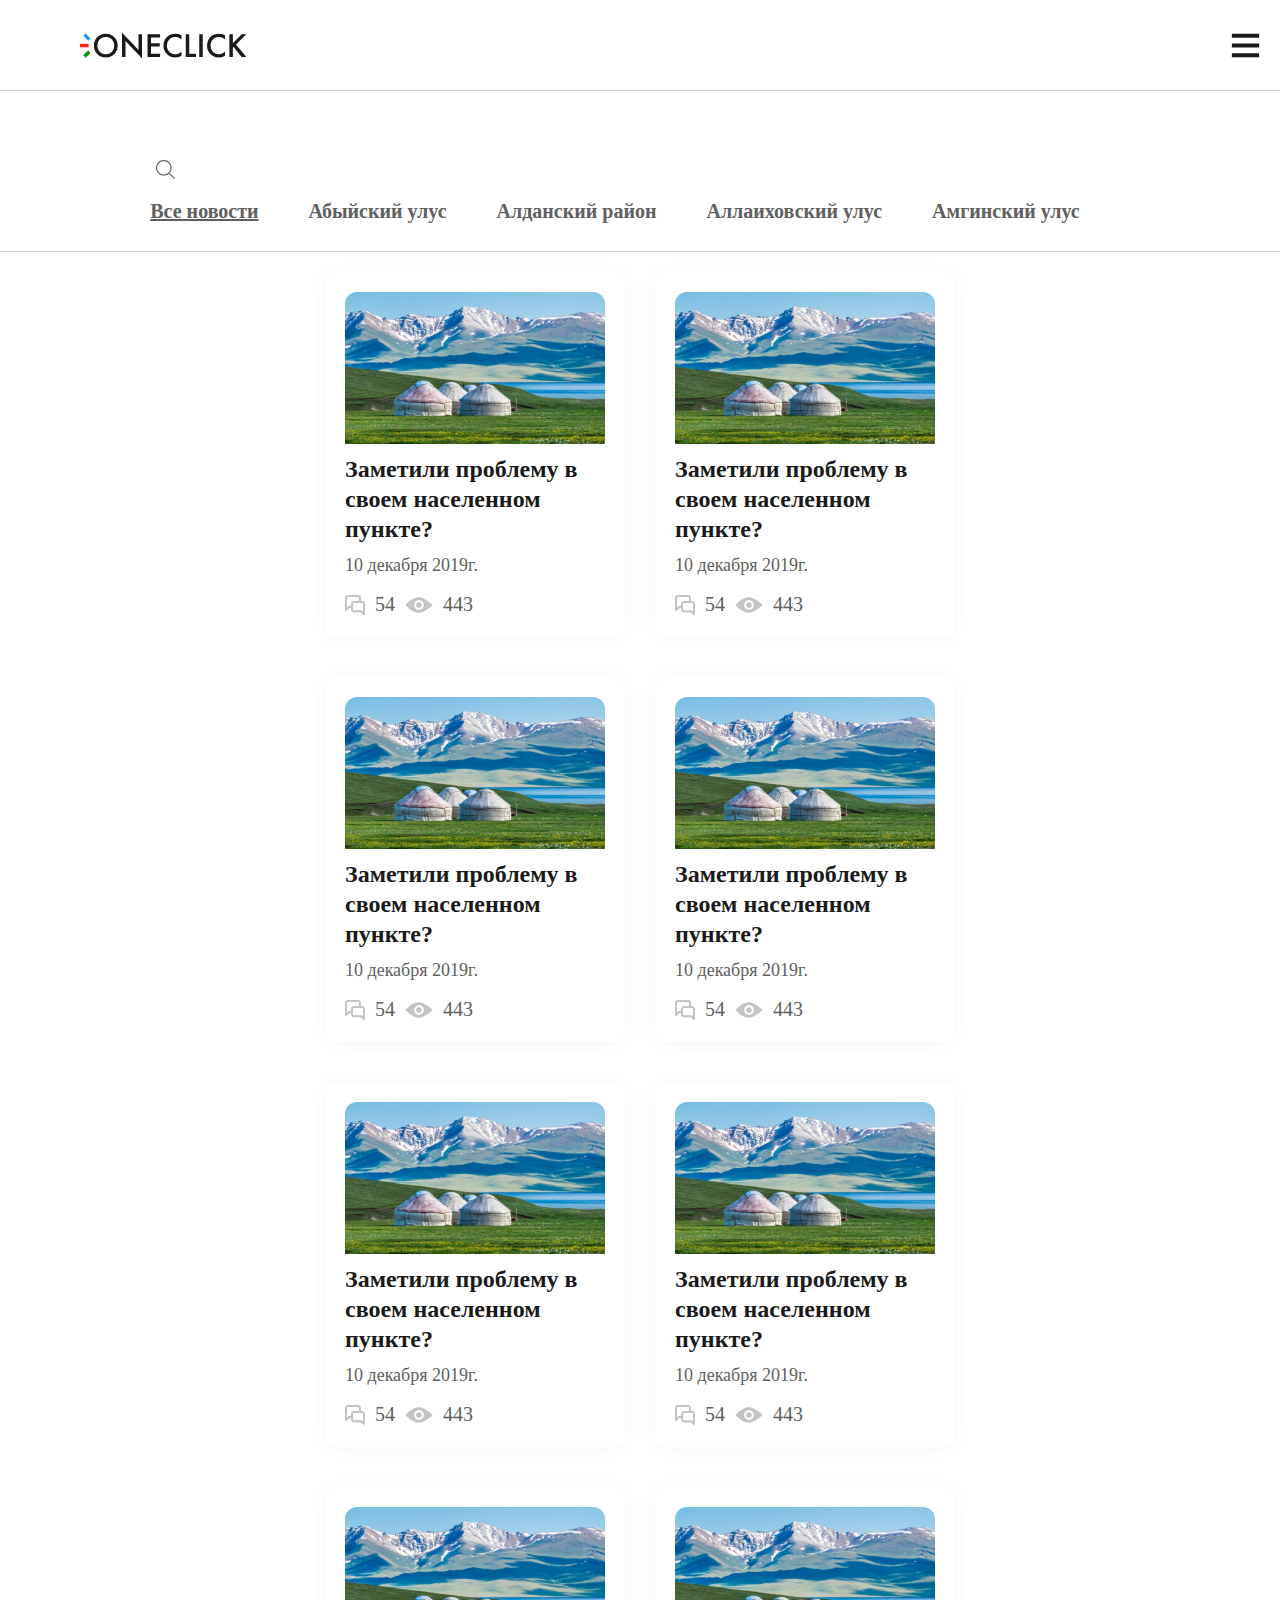
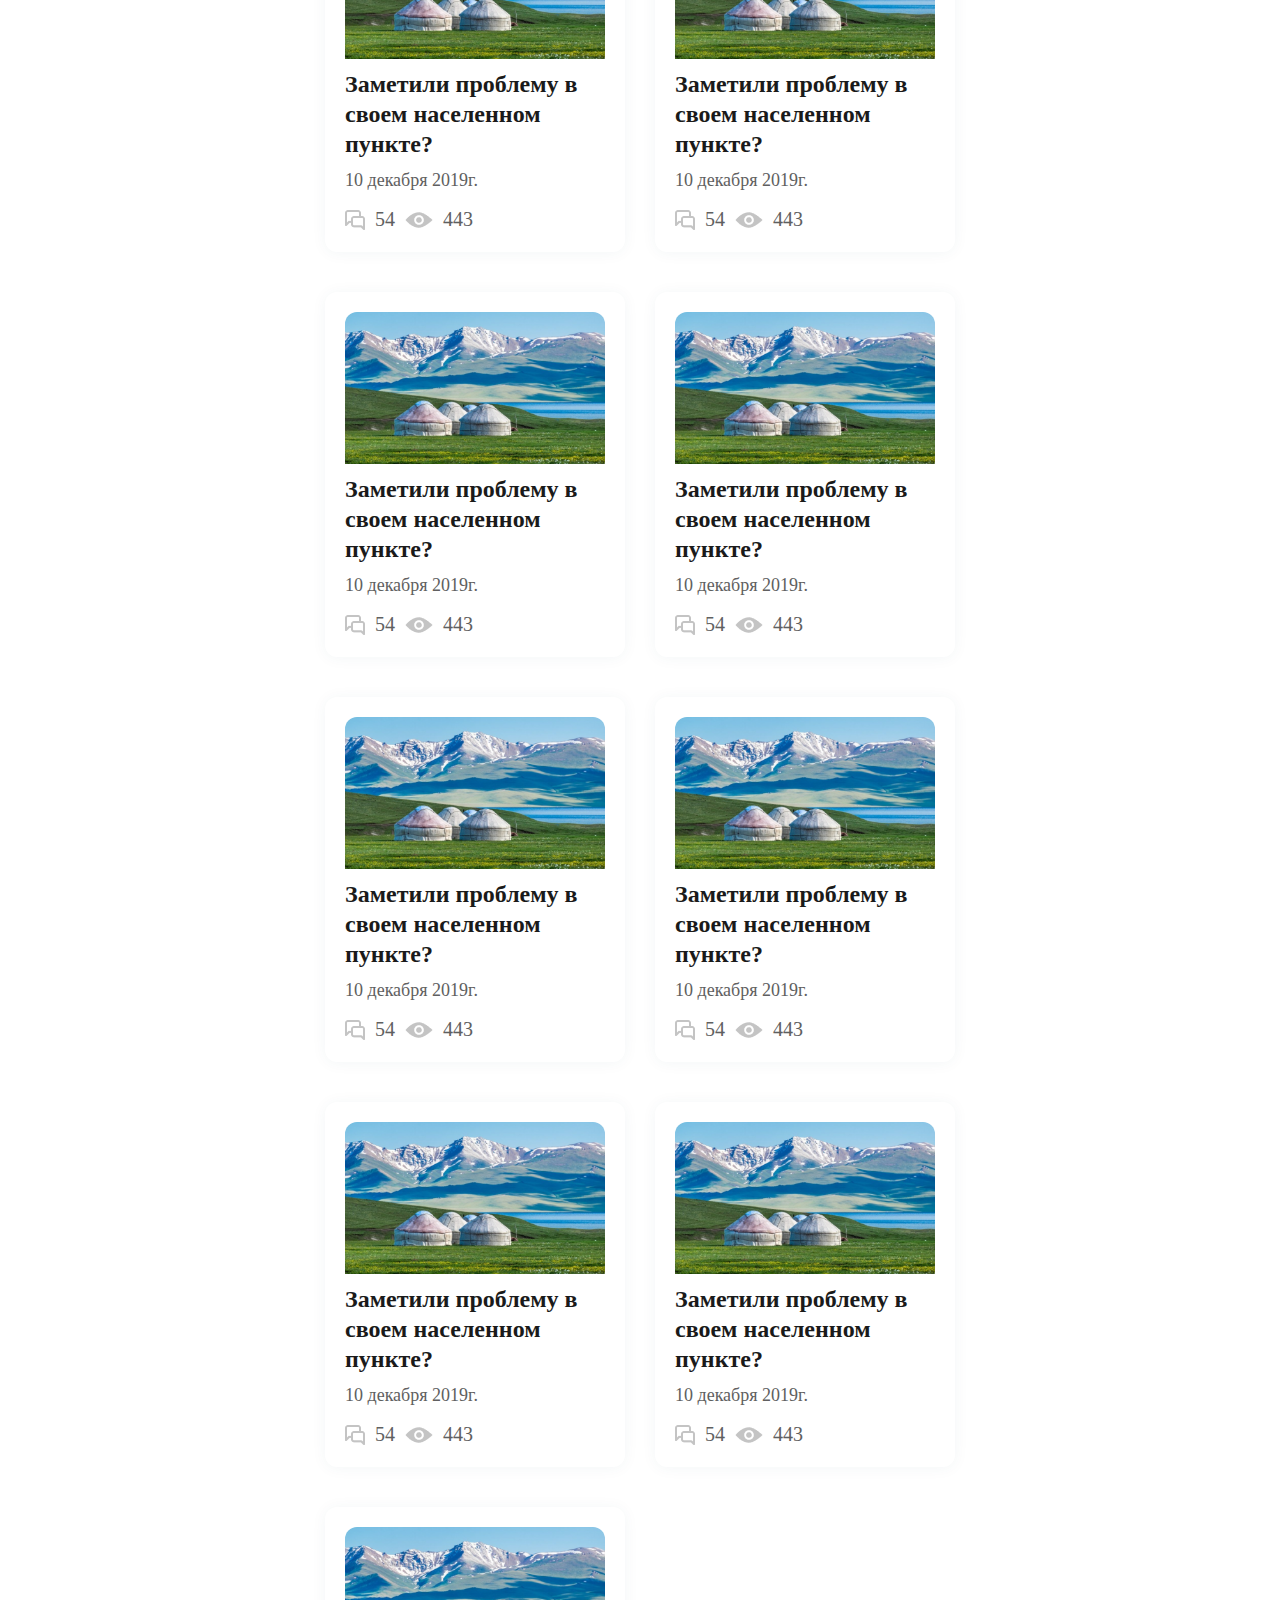
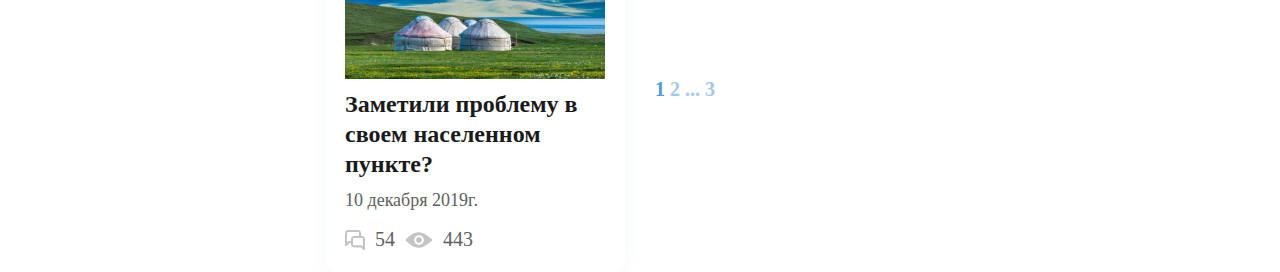
<file: page1/index.html>
<!DOCTYPE html>
<html lang="en">
<head>
    <link rel="stylesheet" type="text/css" href="index.css">
    <link rel="stylesheet" type="text/css" href="../components/components.css">
    <link href="https://fonts.googleapis.com/css?family=Source+Sans+Pro&display=swap" rel="stylesheet">
    <meta charset="UTF-8">
    <title>Title</title>
</head>
<body>

<div class="navContainer">
    <img src="../img/logo.png" class="navLogo">
    <div class="navButton">Главная</div>
    <div class="navButton">О платформе</div>
    <div class="navButton">Мониторинг проблем</div>
    <div class="navButton">Новости</div>
    <div class="navButton">Голосования</div>
    <div class="navBlueButton">Личный кабинет</div>
    <img src="../img/burger.png" class="burger">
</div>

<div class="searchContainer">
    <div class="padding">
        <div class="searchInput">
            <img src="../img/searchImage.png" class="searchImage"/>
        </div>
        <div class="searchCategory">
            <div class="searchItem selectedItem">Все новости</div>
            <div class="searchItem">Абыйский улус</div>
            <div class="searchItem">Алданский район</div>
            <div class="searchItem">Аллаиховский улус</div>
            <div class="searchItem">Амгинский улус</div>
        </div>
    </div>
</div>

<div class="contentContainer">
    <div class="itemContainer">
        <img src="../img/contentMock.png" class="image">
        <div class="title">Заметили проблему в своем населенном пункте?</div>
        <div class="bottomProperties">
            <div class="date">
                10 декабря 2019г.
            </div>
            <div class="leftContainer">
                <img src="../img/messageIcon.png" class="icon"/>
                <div class="numbers">54</div>
                <img src="../img/eyeIcon.png" class="icon"/>
                <div class="numbers">443</div>
            </div>
        </div>
    </div>
    <div class="itemContainer">
        <img src="../img/contentMock.png" class="image">
        <div class="title">Заметили проблему в своем населенном пункте?</div>
        <div class="bottomProperties">
            <div class="date">
                10 декабря 2019г.
            </div>
            <div class="leftContainer">
                <img src="../img/messageIcon.png" class="icon"/>
                <div class="numbers">54</div>
                <img src="../img/eyeIcon.png" class="icon"/>
                <div class="numbers">443</div>
            </div>
        </div>
    </div>
    <div class="itemContainer">
        <img src="../img/contentMock.png" class="image">
        <div class="title">Заметили проблему в своем населенном пункте?</div>
        <div class="bottomProperties">
            <div class="date">
                10 декабря 2019г.
            </div>
            <div class="leftContainer">
                <img src="../img/messageIcon.png" class="icon"/>
                <div class="numbers">54</div>
                <img src="../img/eyeIcon.png" class="icon"/>
                <div class="numbers">443</div>
            </div>
        </div>
    </div>
    <div class="itemContainer">
        <img src="../img/contentMock.png" class="image">
        <div class="title">Заметили проблему в своем населенном пункте?</div>
        <div class="bottomProperties">
            <div class="date">
                10 декабря 2019г.
            </div>
            <div class="leftContainer">
                <img src="../img/messageIcon.png" class="icon"/>
                <div class="numbers">54</div>
                <img src="../img/eyeIcon.png" class="icon"/>
                <div class="numbers">443</div>
            </div>
        </div>
    </div>
    <div class="itemContainer">
        <img src="../img/contentMock.png" class="image">
        <div class="title">Заметили проблему в своем населенном пункте?</div>
        <div class="bottomProperties">
            <div class="date">
                10 декабря 2019г.
            </div>
            <div class="leftContainer">
                <img src="../img/messageIcon.png" class="icon"/>
                <div class="numbers">54</div>
                <img src="../img/eyeIcon.png" class="icon"/>
                <div class="numbers">443</div>
            </div>
        </div>
    </div>
    <div class="itemContainer">
        <img src="../img/contentMock.png" class="image">
        <div class="title">Заметили проблему в своем населенном пункте?</div>
        <div class="bottomProperties">
            <div class="date">
                10 декабря 2019г.
            </div>
            <div class="leftContainer">
                <img src="../img/messageIcon.png" class="icon"/>
                <div class="numbers">54</div>
                <img src="../img/eyeIcon.png" class="icon"/>
                <div class="numbers">443</div>
            </div>
        </div>
    </div>
    <div class="itemContainer">
        <img src="../img/contentMock.png" class="image">
        <div class="title">Заметили проблему в своем населенном пункте?</div>
        <div class="bottomProperties">
            <div class="date">
                10 декабря 2019г.
            </div>
            <div class="leftContainer">
                <img src="../img/messageIcon.png" class="icon"/>
                <div class="numbers">54</div>
                <img src="../img/eyeIcon.png" class="icon"/>
                <div class="numbers">443</div>
            </div>
        </div>
    </div>
    <div class="itemContainer">
        <img src="../img/contentMock.png" class="image">
        <div class="title">Заметили проблему в своем населенном пункте?</div>
        <div class="bottomProperties">
            <div class="date">
                10 декабря 2019г.
            </div>
            <div class="leftContainer">
                <img src="../img/messageIcon.png" class="icon"/>
                <div class="numbers">54</div>
                <img src="../img/eyeIcon.png" class="icon"/>
                <div class="numbers">443</div>
            </div>
        </div>
    </div>
    <div class="itemContainer">
        <img src="../img/contentMock.png" class="image">
        <div class="title">Заметили проблему в своем населенном пункте?</div>
        <div class="bottomProperties">
            <div class="date">
                10 декабря 2019г.
            </div>
            <div class="leftContainer">
                <img src="../img/messageIcon.png" class="icon"/>
                <div class="numbers">54</div>
                <img src="../img/eyeIcon.png" class="icon"/>
                <div class="numbers">443</div>
            </div>
        </div>
    </div>
    <div class="itemContainer">
        <img src="../img/contentMock.png" class="image">
        <div class="title">Заметили проблему в своем населенном пункте?</div>
        <div class="bottomProperties">
            <div class="date">
                10 декабря 2019г.
            </div>
            <div class="leftContainer">
                <img src="../img/messageIcon.png" class="icon"/>
                <div class="numbers">54</div>
                <img src="../img/eyeIcon.png" class="icon"/>
                <div class="numbers">443</div>
            </div>
        </div>
    </div>
    <div class="itemContainer">
        <img src="../img/contentMock.png" class="image">
        <div class="title">Заметили проблему в своем населенном пункте?</div>
        <div class="bottomProperties">
            <div class="date">
                10 декабря 2019г.
            </div>
            <div class="leftContainer">
                <img src="../img/messageIcon.png" class="icon"/>
                <div class="numbers">54</div>
                <img src="../img/eyeIcon.png" class="icon"/>
                <div class="numbers">443</div>
            </div>
        </div>
    </div>
    <div class="itemContainer">
        <img src="../img/contentMock.png" class="image">
        <div class="title">Заметили проблему в своем населенном пункте?</div>
        <div class="bottomProperties">
            <div class="date">
                10 декабря 2019г.
            </div>
            <div class="leftContainer">
                <img src="../img/messageIcon.png" class="icon"/>
                <div class="numbers">54</div>
                <img src="../img/eyeIcon.png" class="icon"/>
                <div class="numbers">443</div>
            </div>
        </div>
    </div>
    <div class="itemContainer">
        <img src="../img/contentMock.png" class="image">
        <div class="title">Заметили проблему в своем населенном пункте?</div>
        <div class="bottomProperties">
            <div class="date">
                10 декабря 2019г.
            </div>
            <div class="leftContainer">
                <img src="../img/messageIcon.png" class="icon"/>
                <div class="numbers">54</div>
                <img src="../img/eyeIcon.png" class="icon"/>
                <div class="numbers">443</div>
            </div>
        </div>
    </div>
    <div class="itemContainer">
        <img src="../img/contentMock.png" class="image">
        <div class="title">Заметили проблему в своем населенном пункте?</div>
        <div class="bottomProperties">
            <div class="date">
                10 декабря 2019г.
            </div>
            <div class="leftContainer">
                <img src="../img/messageIcon.png" class="icon"/>
                <div class="numbers">54</div>
                <img src="../img/eyeIcon.png" class="icon"/>
                <div class="numbers">443</div>
            </div>
        </div>
    </div>
    <div class="itemContainer">
        <img src="../img/contentMock.png" class="image">
        <div class="title">Заметили проблему в своем населенном пункте?</div>
        <div class="bottomProperties">
            <div class="date">
                10 декабря 2019г.
            </div>
            <div class="leftContainer">
                <img src="../img/messageIcon.png" class="icon"/>
                <div class="numbers">54</div>
                <img src="../img/eyeIcon.png" class="icon"/>
                <div class="numbers">443</div>
            </div>
        </div>
    </div>
    <div class="numbersContainer">
        <div class="numbers selected">1</div>
        <div class="numbers">2</div>
        <div class="numbers">...</div>
        <div class="numbers">3</div>
    </div>
</div>


</body>
</html>
</file>
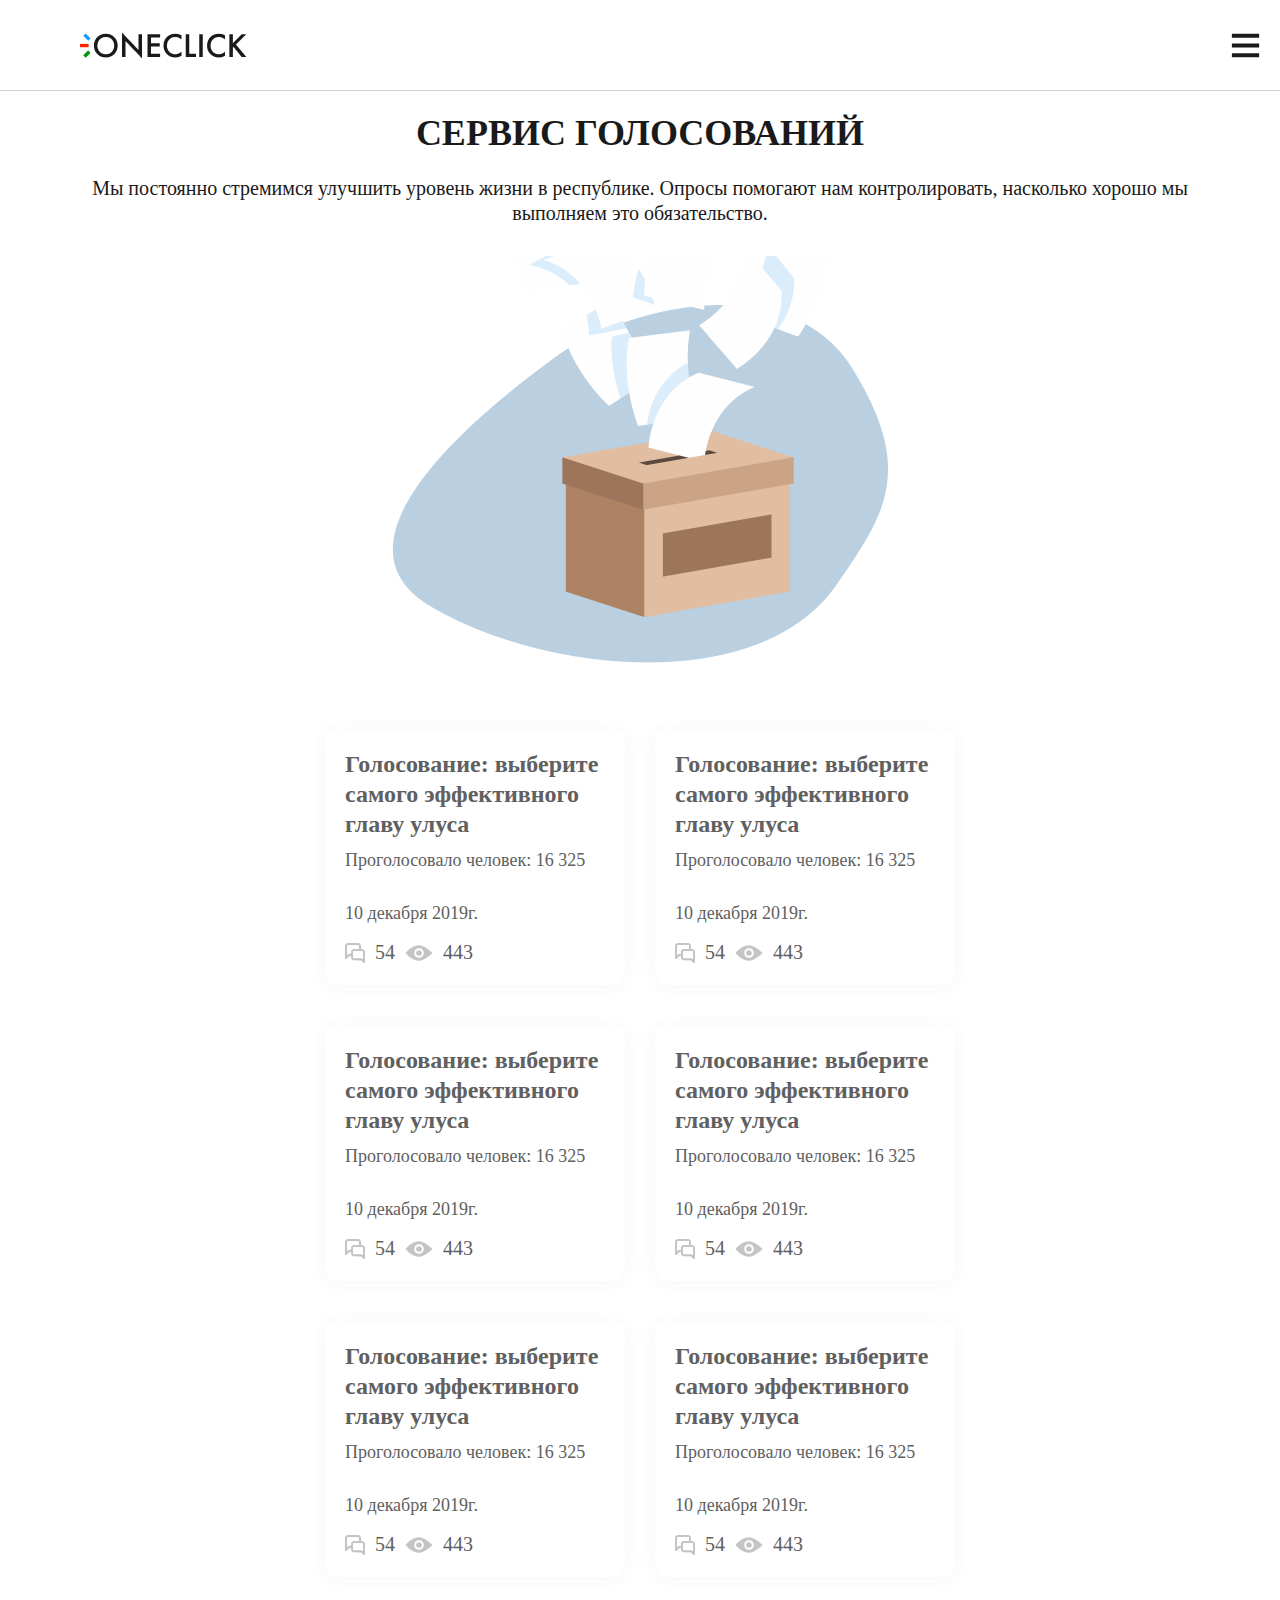
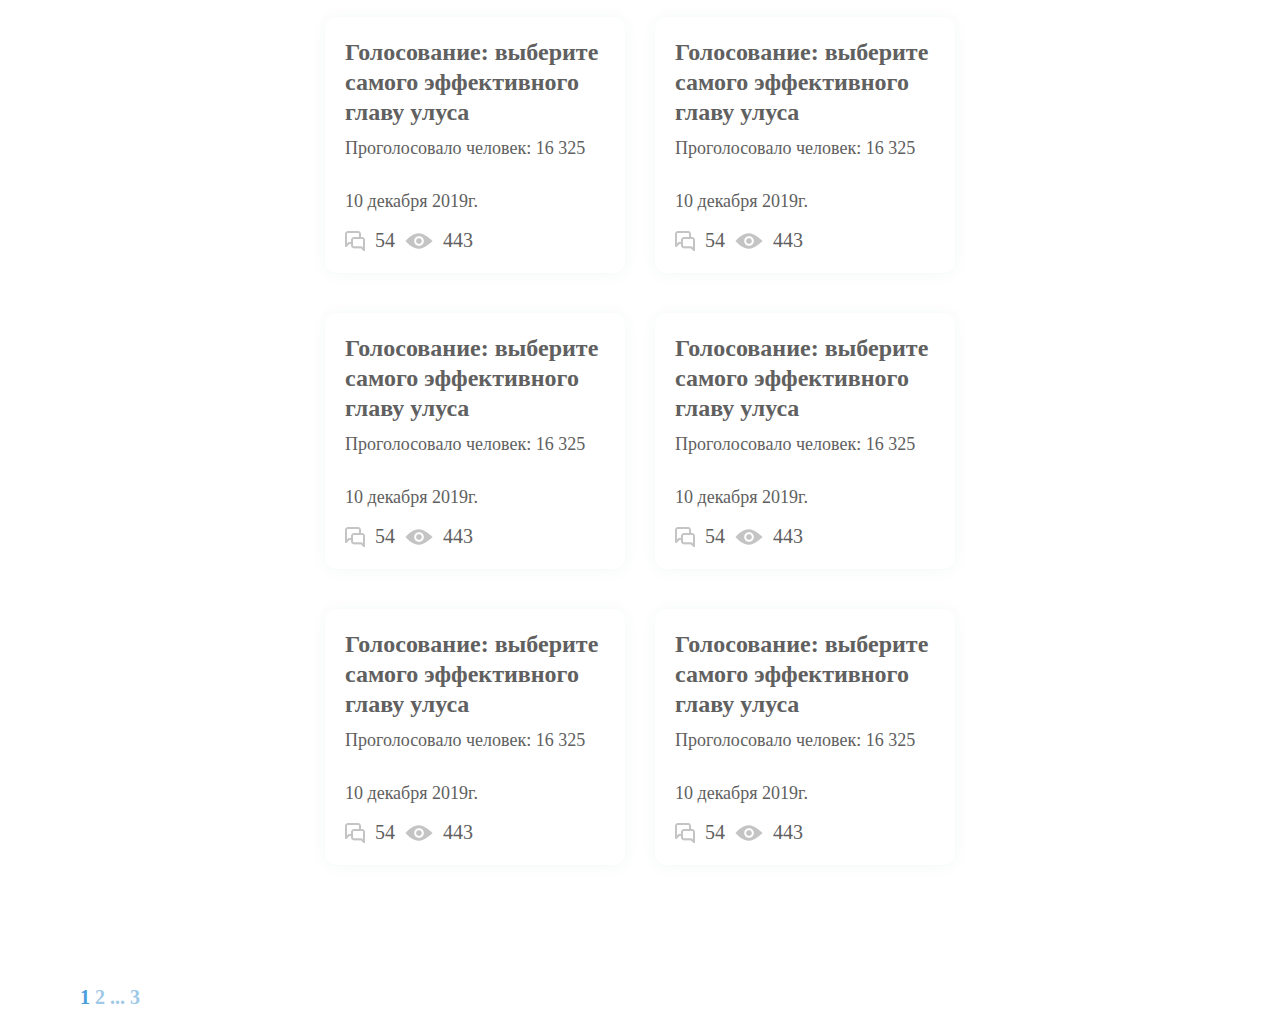
<file: page2/index.html>
<!DOCTYPE html>
<html lang="en">
<head>
    <link rel="stylesheet" type="text/css" href="index.css">
    <link rel="stylesheet" type="text/css" href="../components/components.css">
    <link href="https://fonts.googleapis.com/css?family=Source+Sans+Pro&display=swap" rel="stylesheet">
    <meta charset="UTF-8">
    <title>Title</title>
</head>
<body>
<div class="navContainer">
    <img src="../img/logo.png" class="navLogo">
    <div class="navButton">Главная</div>
    <div class="navButton">О платформе</div>
    <div class="navButton">Мониторинг проблем</div>
    <div class="navButton">Новости</div>
    <div class="navButton">Голосования</div>
    <div class="navBlueButton">Личный кабинет</div>
    <img src="../img/burger.png" class="burger">
</div>
<div class="paddingContainer">

    <div class="titleContainer">
        <div class="left">
            <div class="title">СЕРВИС ГОЛОСОВАНИЙ</div>
            <div class="description">Мы постоянно стремимся улучшить уровень жизни в республике. Опросы помогают нам
                контролировать, насколько хорошо мы выполняем это обязательство.
            </div>
        </div>
        <div class="right">
            <img src="../img/illustration.png">
        </div>
    </div>
    <div class="contentContainer">
        <div class="itemContainer">
            <div class="title">Голосование: выберите самого эффективного главу улуса</div>
            <div class="voted">Проголосовало человек: 16 325</div>
            <div></div>
            <div class="bottomProperties">
                <div class="date">
                    10 декабря 2019г.
                </div>
                <div class="leftContainer">
                    <img src="../img/messageIcon.png" class="icon"/>
                    <div class="numbers">54</div>
                    <img src="../img/eyeIcon.png" class="icon"/>
                    <div class="numbers">443</div>
                </div>
            </div>
        </div>
        <div class="itemContainer">
            <div class="title">Голосование: выберите самого эффективного главу улуса</div>
            <div class="voted">Проголосовало человек: 16 325</div>
            <div></div>
            <div class="bottomProperties">
                <div class="date">
                    10 декабря 2019г.
                </div>
                <div class="leftContainer">
                    <img src="../img/messageIcon.png" class="icon"/>
                    <div class="numbers">54</div>
                    <img src="../img/eyeIcon.png" class="icon"/>
                    <div class="numbers">443</div>
                </div>
            </div>
        </div>
        <div class="itemContainer">
            <div class="title">Голосование: выберите самого эффективного главу улуса</div>
            <div class="voted">Проголосовало человек: 16 325</div>
            <div></div>
            <div class="bottomProperties">
                <div class="date">
                    10 декабря 2019г.
                </div>
                <div class="leftContainer">
                    <img src="../img/messageIcon.png" class="icon"/>
                    <div class="numbers">54</div>
                    <img src="../img/eyeIcon.png" class="icon"/>
                    <div class="numbers">443</div>
                </div>
            </div>
        </div>
        <div class="itemContainer">
            <div class="title">Голосование: выберите самого эффективного главу улуса</div>
            <div class="voted">Проголосовало человек: 16 325</div>
            <div></div>
            <div class="bottomProperties">
                <div class="date">
                    10 декабря 2019г.
                </div>
                <div class="leftContainer">
                    <img src="../img/messageIcon.png" class="icon"/>
                    <div class="numbers">54</div>
                    <img src="../img/eyeIcon.png" class="icon"/>
                    <div class="numbers">443</div>
                </div>
            </div>
        </div>
        <div class="itemContainer">
            <div class="title">Голосование: выберите самого эффективного главу улуса</div>
            <div class="voted">Проголосовало человек: 16 325</div>
            <div></div>
            <div class="bottomProperties">
                <div class="date">
                    10 декабря 2019г.
                </div>
                <div class="leftContainer">
                    <img src="../img/messageIcon.png" class="icon"/>
                    <div class="numbers">54</div>
                    <img src="../img/eyeIcon.png" class="icon"/>
                    <div class="numbers">443</div>
                </div>
            </div>
        </div>
        <div class="itemContainer">
            <div class="title">Голосование: выберите самого эффективного главу улуса</div>
            <div class="voted">Проголосовало человек: 16 325</div>
            <div></div>
            <div class="bottomProperties">
                <div class="date">
                    10 декабря 2019г.
                </div>
                <div class="leftContainer">
                    <img src="../img/messageIcon.png" class="icon"/>
                    <div class="numbers">54</div>
                    <img src="../img/eyeIcon.png" class="icon"/>
                    <div class="numbers">443</div>
                </div>
            </div>
        </div>
        <div class="itemContainer">
            <div class="title">Голосование: выберите самого эффективного главу улуса</div>
            <div class="voted">Проголосовало человек: 16 325</div>
            <div></div>
            <div class="bottomProperties">
                <div class="date">
                    10 декабря 2019г.
                </div>
                <div class="leftContainer">
                    <img src="../img/messageIcon.png" class="icon"/>
                    <div class="numbers">54</div>
                    <img src="../img/eyeIcon.png" class="icon"/>
                    <div class="numbers">443</div>
                </div>
            </div>
        </div>
        <div class="itemContainer">
            <div class="title">Голосование: выберите самого эффективного главу улуса</div>
            <div class="voted">Проголосовало человек: 16 325</div>
            <div></div>
            <div class="bottomProperties">
                <div class="date">
                    10 декабря 2019г.
                </div>
                <div class="leftContainer">
                    <img src="../img/messageIcon.png" class="icon"/>
                    <div class="numbers">54</div>
                    <img src="../img/eyeIcon.png" class="icon"/>
                    <div class="numbers">443</div>
                </div>
            </div>
        </div>
        <div class="itemContainer">
            <div class="title">Голосование: выберите самого эффективного главу улуса</div>
            <div class="voted">Проголосовало человек: 16 325</div>
            <div></div>
            <div class="bottomProperties">
                <div class="date">
                    10 декабря 2019г.
                </div>
                <div class="leftContainer">
                    <img src="../img/messageIcon.png" class="icon"/>
                    <div class="numbers">54</div>
                    <img src="../img/eyeIcon.png" class="icon"/>
                    <div class="numbers">443</div>
                </div>
            </div>
        </div>
        <div class="itemContainer">
            <div class="title">Голосование: выберите самого эффективного главу улуса</div>
            <div class="voted">Проголосовало человек: 16 325</div>
            <div></div>
            <div class="bottomProperties">
                <div class="date">
                    10 декабря 2019г.
                </div>
                <div class="leftContainer">
                    <img src="../img/messageIcon.png" class="icon"/>
                    <div class="numbers">54</div>
                    <img src="../img/eyeIcon.png" class="icon"/>
                    <div class="numbers">443</div>
                </div>
            </div>
        </div>
        <div class="itemContainer">
            <div class="title">Голосование: выберите самого эффективного главу улуса</div>
            <div class="voted">Проголосовало человек: 16 325</div>
            <div></div>
            <div class="bottomProperties">
                <div class="date">
                    10 декабря 2019г.
                </div>
                <div class="leftContainer">
                    <img src="../img/messageIcon.png" class="icon"/>
                    <div class="numbers">54</div>
                    <img src="../img/eyeIcon.png" class="icon"/>
                    <div class="numbers">443</div>
                </div>
            </div>
        </div>
        <div class="itemContainer">
            <div class="title">Голосование: выберите самого эффективного главу улуса</div>
            <div class="voted">Проголосовало человек: 16 325</div>
            <div></div>
            <div class="bottomProperties">
                <div class="date">
                    10 декабря 2019г.
                </div>
                <div class="leftContainer">
                    <img src="../img/messageIcon.png" class="icon"/>
                    <div class="numbers">54</div>
                    <img src="../img/eyeIcon.png" class="icon"/>
                    <div class="numbers">443</div>
                </div>
            </div>
        </div>
    </div>
    <div class="numbersContainer">
        <div class="numbers selected">1</div>
        <div class="numbers">2</div>
        <div class="numbers">...</div>
        <div class="numbers">3</div>
    </div>
</div>


</body>
</html>
</file>
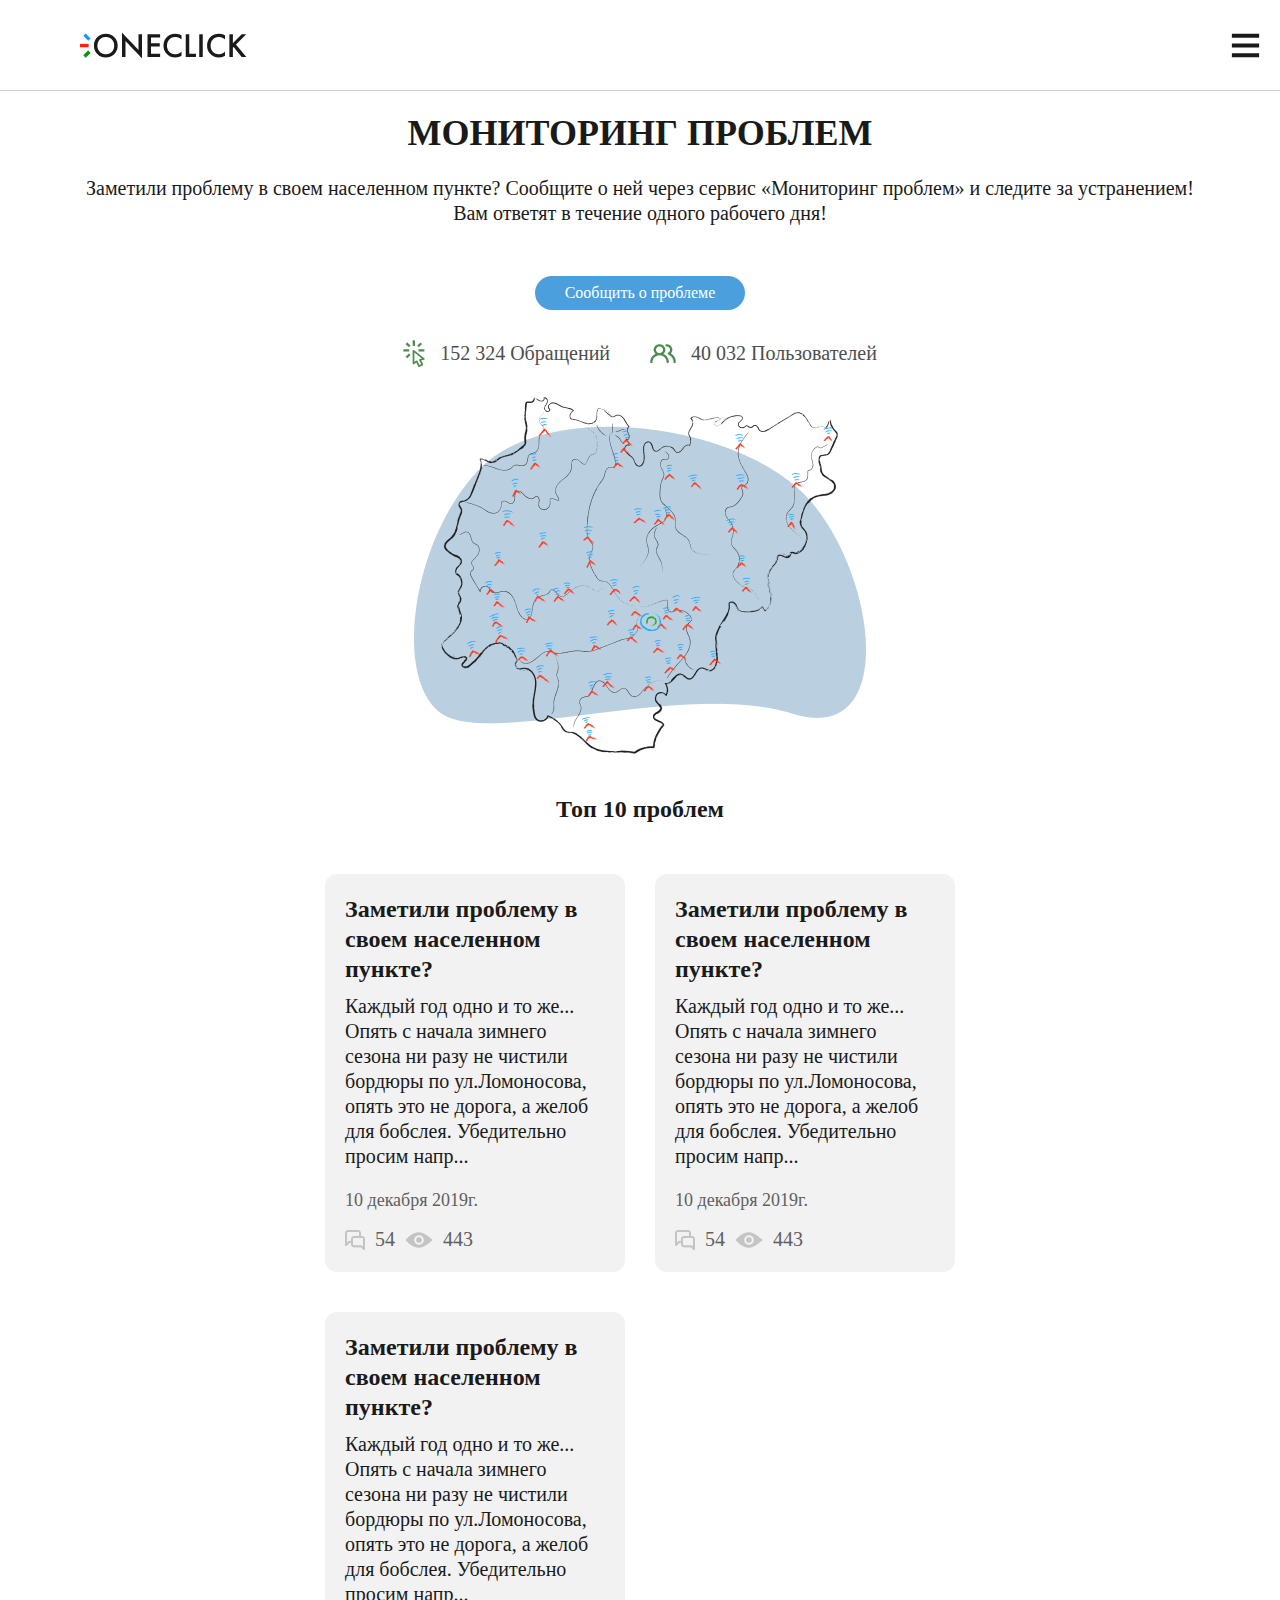
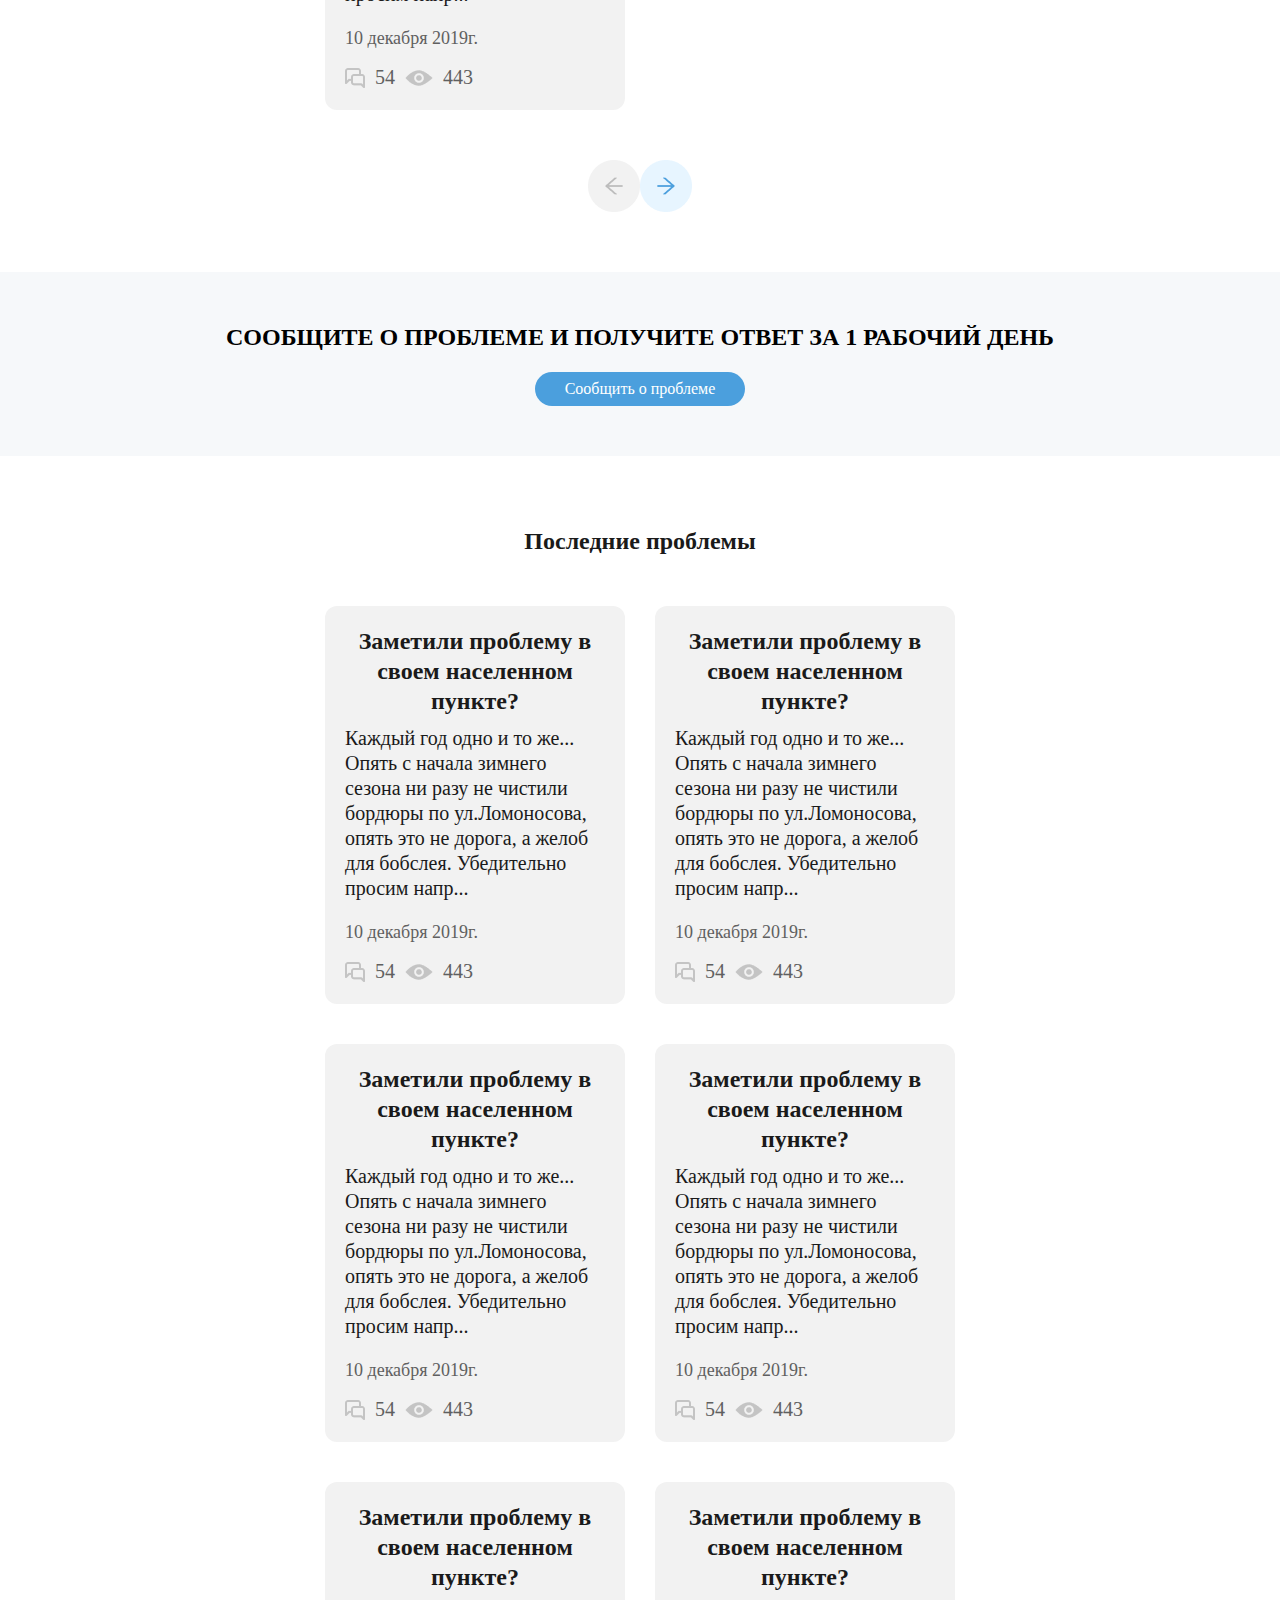
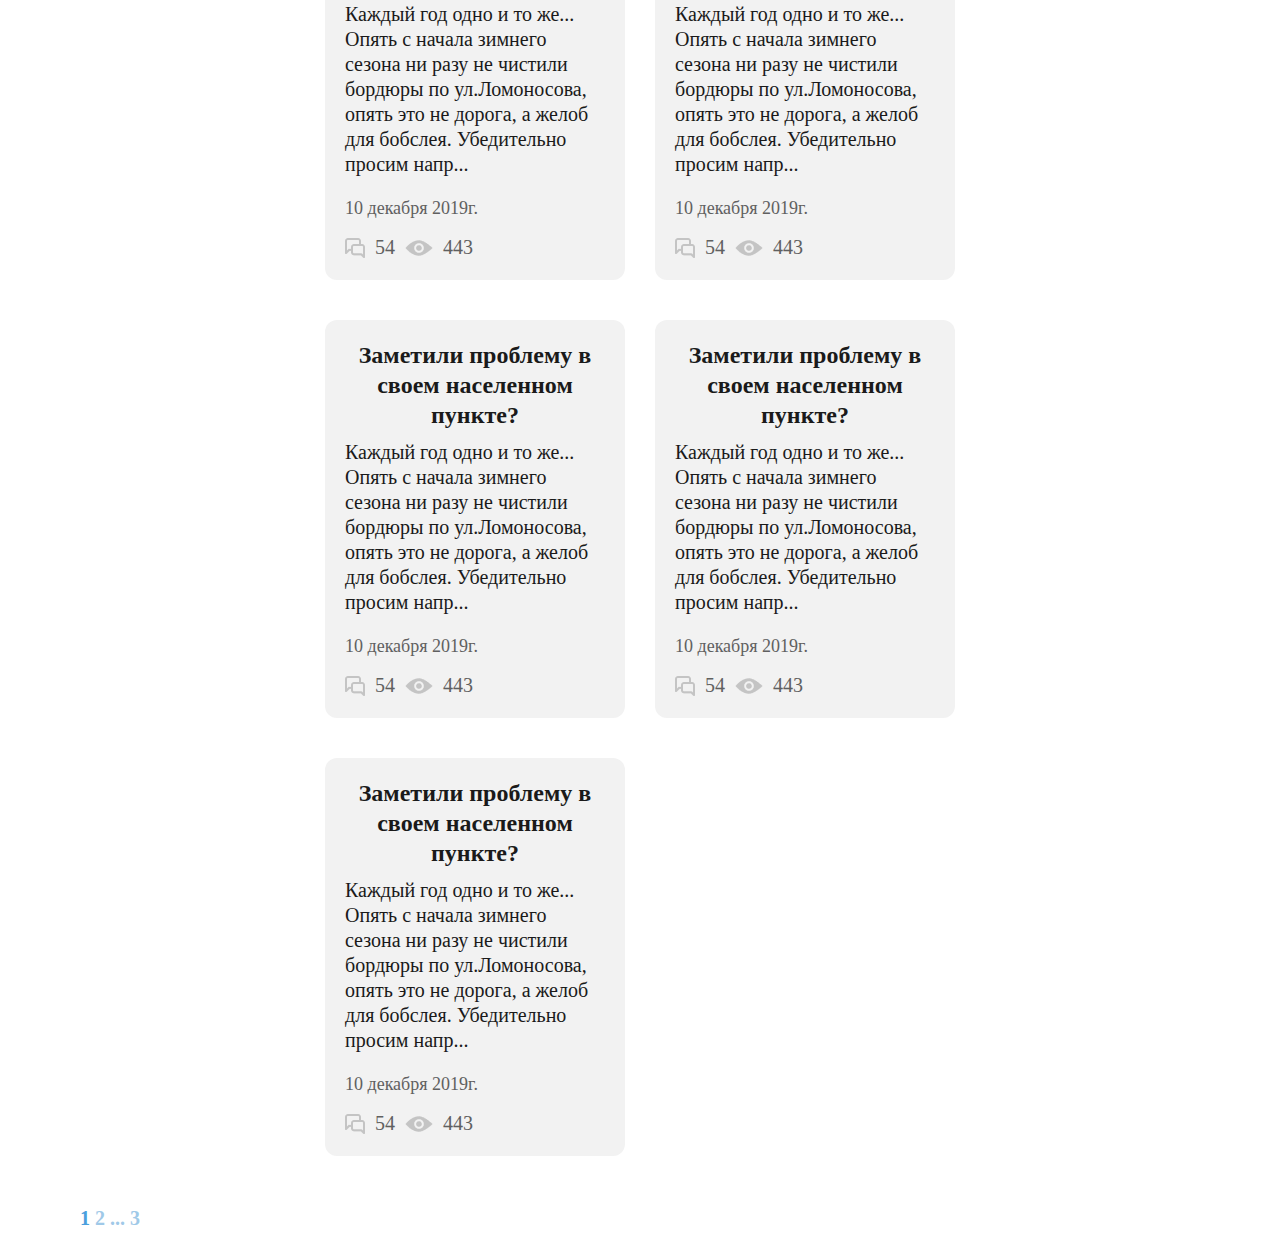
<file: page3/index.html>
<!DOCTYPE html>
<html lang="en">
<head>
    <link rel="stylesheet" type="text/css" href="index.css">
    <link rel="stylesheet" type="text/css" href="../components/components.css">
    <link href="https://fonts.googleapis.com/css?family=Source+Sans+Pro&display=swap" rel="stylesheet">
    <meta charset="UTF-8">
    <title>Title</title>
</head>
<body>
<div class="navContainer">
    <img src="../img/logo.png" class="navLogo">
    <div class="navButton">Главная</div>
    <div class="navButton">О платформе</div>
    <div class="navButton">Мониторинг проблем</div>
    <div class="navButton">Новости</div>
    <div class="navButton">Голосования</div>
    <div class="navBlueButton">Личный кабинет</div>
    <img src="../img/burger.png" class="burger">
</div>
<div class="paddingContainer">
    <div class="titleContainer">
        <div class="left">
            <div class="title">МОНИТОРИНГ ПРОБЛЕМ</div>
            <div class="description">Заметили проблему в своем населенном пункте? Сообщите о ней через сервис
                «Мониторинг проблем» и следите за устранением! Вам ответят в течение одного рабочего дня!
            </div>
            <div class="blueButton sendButton">Сообщить о проблеме</div>
            <div class="titleProperties">
                <img src="../img/arrowIcon.png">
                <div class="text">152 324 Обращений</div>
                <img src="../img/peopleIcon.png" class="icon">
                <div class="text">40 032 Пользователей</div>
            </div>
        </div>
        <div class="right">
            <img src="../img/ill2.png">
        </div>
    </div>
    <div class="sliderContainer">
        <div class="title">Топ 10 проблем</div>
        <div class="sliderGrid">
            <div class="item">
                <div class="title">Заметили проблему в своем населенном пункте?</div>
                <div class="text">Каждый год одно и то же... Опять с начала зимнего сезона ни разу не чистили бордюры по
                    ул.Ломоносова, опять это не дорога, а желоб для бобслея. Убедительно просим напр...
                </div>
                <div class="bottomProperties">
                    <div class="date">
                        10 декабря 2019г.
                    </div>
                    <div class="leftContainer">
                        <img src="../img/messageIcon.png" class="icon"/>
                        <div class="numbers">54</div>
                        <img src="../img/eyeIcon.png" class="icon"/>
                        <div class="numbers">443</div>
                    </div>
                </div>
            </div>
            <div class="item">
                <div class="title">Заметили проблему в своем населенном пункте?</div>
                <div class="text">Каждый год одно и то же... Опять с начала зимнего сезона ни разу не чистили бордюры по
                    ул.Ломоносова, опять это не дорога, а желоб для бобслея. Убедительно просим напр...
                </div>
                <div class="bottomProperties">
                    <div class="date">
                        10 декабря 2019г.
                    </div>
                    <div class="leftContainer">
                        <img src="../img/messageIcon.png" class="icon"/>
                        <div class="numbers">54</div>
                        <img src="../img/eyeIcon.png" class="icon"/>
                        <div class="numbers">443</div>
                    </div>
                </div>
            </div>
            <div class="item">
                <div class="title">Заметили проблему в своем населенном пункте?</div>
                <div class="text">Каждый год одно и то же... Опять с начала зимнего сезона ни разу не чистили бордюры по
                    ул.Ломоносова, опять это не дорога, а желоб для бобслея. Убедительно просим напр...
                </div>
                <div class="bottomProperties">
                    <div class="date">
                        10 декабря 2019г.
                    </div>
                    <div class="leftContainer">
                        <img src="../img/messageIcon.png" class="icon"/>
                        <div class="numbers">54</div>
                        <img src="../img/eyeIcon.png" class="icon"/>
                        <div class="numbers">443</div>
                    </div>
                </div>
            </div>
        </div>
        <div class="arrows">
            <img src="../img/buttonLeft.png"/>
            <img src="../img/buttonRight.png"/>
        </div>
    </div>
</div>
<div class="supportContainer">
    <div class="text">Сообщите о проблеме и получите ответ за 1 рабочий день</div>
    <div></div>
    <div class="blueButton button">Сообщить о проблеме</div>
</div>
<div class="paddingContainer">

    <div class="problemContainer">
        <div class="title">Последние проблемы</div>
        <div class="grid">
            <div class="item">
                <div class="title">Заметили проблему в своем населенном пункте?</div>
                <div class="text">Каждый год одно и то же... Опять с начала зимнего сезона ни разу не чистили бордюры по
                    ул.Ломоносова, опять это не дорога, а желоб для бобслея. Убедительно просим напр...
                </div>
                <div class="bottomProperties">
                    <div class="date">
                        10 декабря 2019г.
                    </div>
                    <div class="leftContainer">
                        <img src="../img/messageIcon.png" class="icon"/>
                        <div class="numbers">54</div>
                        <img src="../img/eyeIcon.png" class="icon"/>
                        <div class="numbers">443</div>
                    </div>
                </div>
            </div>
            <div class="item">
                <div class="title">Заметили проблему в своем населенном пункте?</div>
                <div class="text">Каждый год одно и то же... Опять с начала зимнего сезона ни разу не чистили бордюры по
                    ул.Ломоносова, опять это не дорога, а желоб для бобслея. Убедительно просим напр...
                </div>
                <div class="bottomProperties">
                    <div class="date">
                        10 декабря 2019г.
                    </div>
                    <div class="leftContainer">
                        <img src="../img/messageIcon.png" class="icon"/>
                        <div class="numbers">54</div>
                        <img src="../img/eyeIcon.png" class="icon"/>
                        <div class="numbers">443</div>
                    </div>
                </div>
            </div>
            <div class="item">
                <div class="title">Заметили проблему в своем населенном пункте?</div>
                <div class="text">Каждый год одно и то же... Опять с начала зимнего сезона ни разу не чистили бордюры по
                    ул.Ломоносова, опять это не дорога, а желоб для бобслея. Убедительно просим напр...
                </div>
                <div class="bottomProperties">
                    <div class="date">
                        10 декабря 2019г.
                    </div>
                    <div class="leftContainer">
                        <img src="../img/messageIcon.png" class="icon"/>
                        <div class="numbers">54</div>
                        <img src="../img/eyeIcon.png" class="icon"/>
                        <div class="numbers">443</div>
                    </div>
                </div>
            </div>
            <div class="item">
                <div class="title">Заметили проблему в своем населенном пункте?</div>
                <div class="text">Каждый год одно и то же... Опять с начала зимнего сезона ни разу не чистили бордюры по
                    ул.Ломоносова, опять это не дорога, а желоб для бобслея. Убедительно просим напр...
                </div>
                <div class="bottomProperties">
                    <div class="date">
                        10 декабря 2019г.
                    </div>
                    <div class="leftContainer">
                        <img src="../img/messageIcon.png" class="icon"/>
                        <div class="numbers">54</div>
                        <img src="../img/eyeIcon.png" class="icon"/>
                        <div class="numbers">443</div>
                    </div>
                </div>
            </div>
            <div class="item">
                <div class="title">Заметили проблему в своем населенном пункте?</div>
                <div class="text">Каждый год одно и то же... Опять с начала зимнего сезона ни разу не чистили бордюры по
                    ул.Ломоносова, опять это не дорога, а желоб для бобслея. Убедительно просим напр...
                </div>
                <div class="bottomProperties">
                    <div class="date">
                        10 декабря 2019г.
                    </div>
                    <div class="leftContainer">
                        <img src="../img/messageIcon.png" class="icon"/>
                        <div class="numbers">54</div>
                        <img src="../img/eyeIcon.png" class="icon"/>
                        <div class="numbers">443</div>
                    </div>
                </div>
            </div>
            <div class="item">
                <div class="title">Заметили проблему в своем населенном пункте?</div>
                <div class="text">Каждый год одно и то же... Опять с начала зимнего сезона ни разу не чистили бордюры по
                    ул.Ломоносова, опять это не дорога, а желоб для бобслея. Убедительно просим напр...
                </div>
                <div class="bottomProperties">
                    <div class="date">
                        10 декабря 2019г.
                    </div>
                    <div class="leftContainer">
                        <img src="../img/messageIcon.png" class="icon"/>
                        <div class="numbers">54</div>
                        <img src="../img/eyeIcon.png" class="icon"/>
                        <div class="numbers">443</div>
                    </div>
                </div>
            </div>
            <div class="item">
                <div class="title">Заметили проблему в своем населенном пункте?</div>
                <div class="text">Каждый год одно и то же... Опять с начала зимнего сезона ни разу не чистили бордюры по
                    ул.Ломоносова, опять это не дорога, а желоб для бобслея. Убедительно просим напр...
                </div>
                <div class="bottomProperties">
                    <div class="date">
                        10 декабря 2019г.
                    </div>
                    <div class="leftContainer">
                        <img src="../img/messageIcon.png" class="icon"/>
                        <div class="numbers">54</div>
                        <img src="../img/eyeIcon.png" class="icon"/>
                        <div class="numbers">443</div>
                    </div>
                </div>
            </div>
            <div class="item">
                <div class="title">Заметили проблему в своем населенном пункте?</div>
                <div class="text">Каждый год одно и то же... Опять с начала зимнего сезона ни разу не чистили бордюры по
                    ул.Ломоносова, опять это не дорога, а желоб для бобслея. Убедительно просим напр...
                </div>
                <div class="bottomProperties">
                    <div class="date">
                        10 декабря 2019г.
                    </div>
                    <div class="leftContainer">
                        <img src="../img/messageIcon.png" class="icon"/>
                        <div class="numbers">54</div>
                        <img src="../img/eyeIcon.png" class="icon"/>
                        <div class="numbers">443</div>
                    </div>
                </div>
            </div>
            <div class="item">
                <div class="title">Заметили проблему в своем населенном пункте?</div>
                <div class="text">Каждый год одно и то же... Опять с начала зимнего сезона ни разу не чистили бордюры по
                    ул.Ломоносова, опять это не дорога, а желоб для бобслея. Убедительно просим напр...
                </div>
                <div class="bottomProperties">
                    <div class="date">
                        10 декабря 2019г.
                    </div>
                    <div class="leftContainer">
                        <img src="../img/messageIcon.png" class="icon"/>
                        <div class="numbers">54</div>
                        <img src="../img/eyeIcon.png" class="icon"/>
                        <div class="numbers">443</div>
                    </div>
                </div>
            </div>
        </div>
    </div>
    <div class="numbersContainer">
        <div class="numbers selected">1</div>
        <div class="numbers">2</div>
        <div class="numbers">...</div>
        <div class="numbers">3</div>
    </div>
</div>


</body>
</html>
</file>
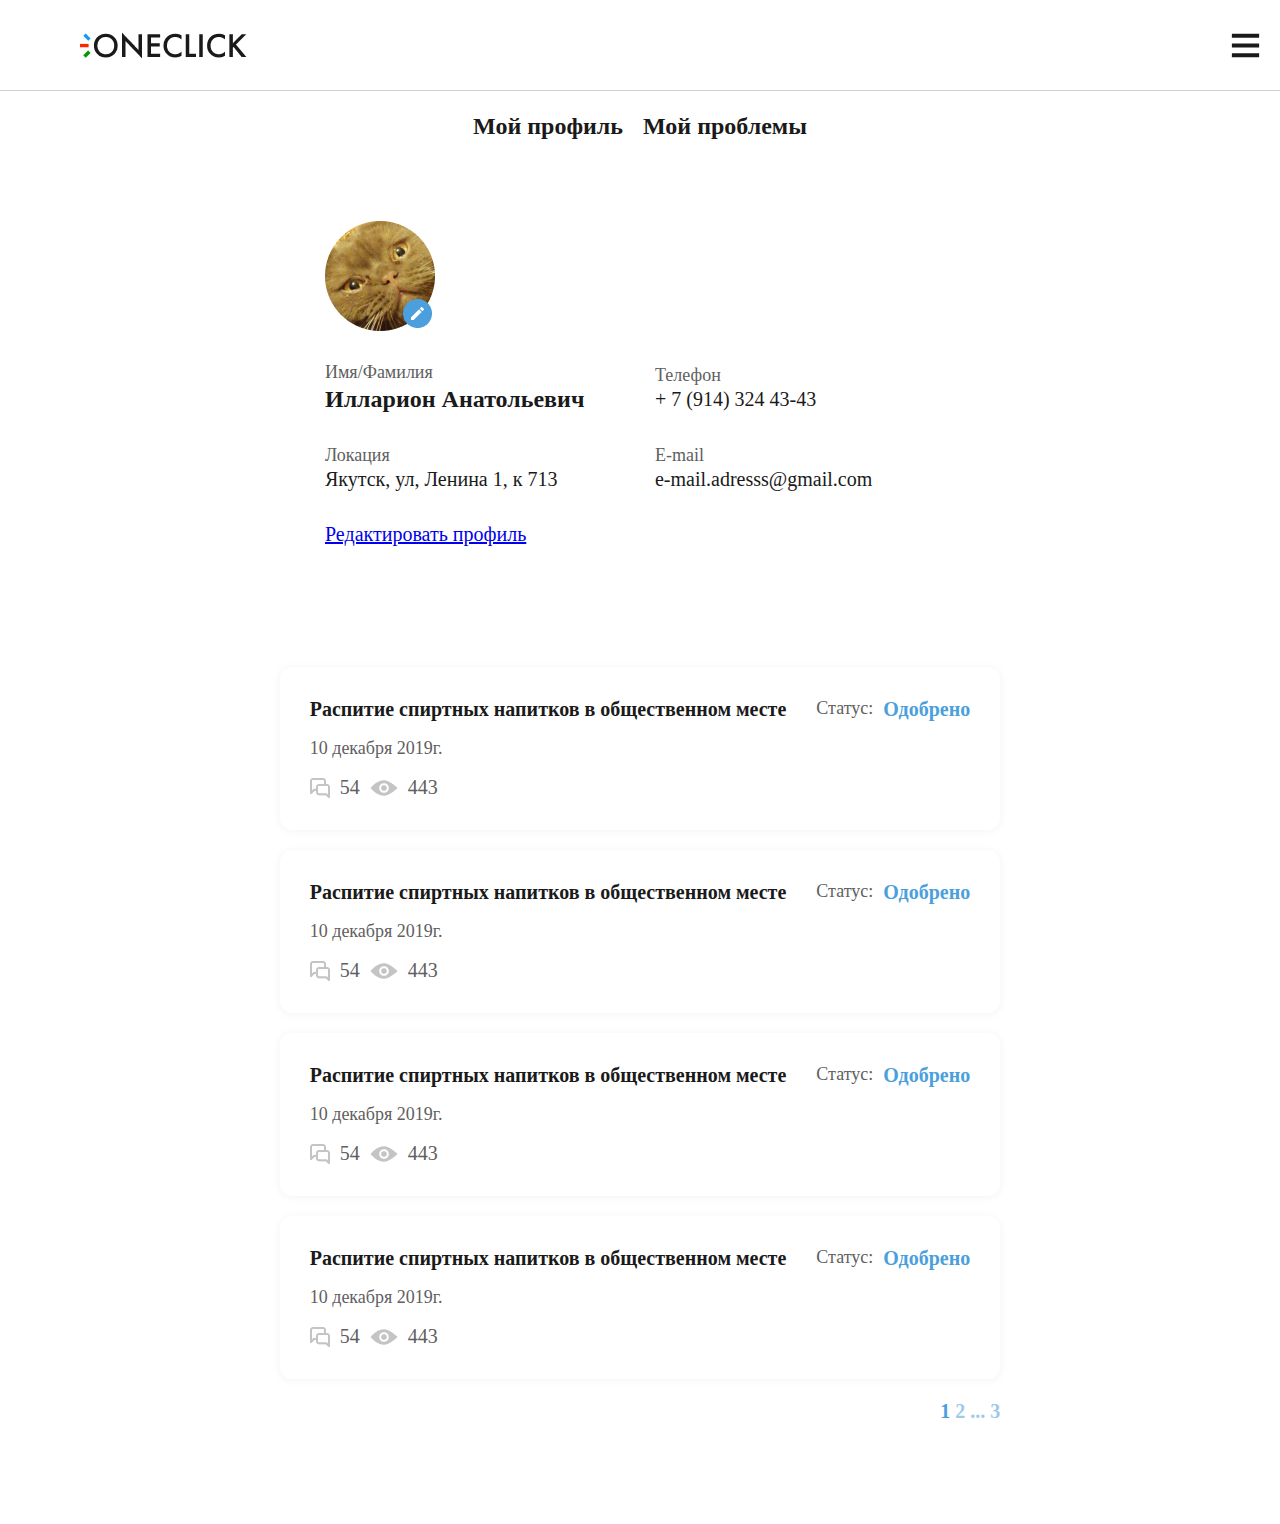
<file: page4/index.html>
<!DOCTYPE html>
<html lang="en">
<head>
    <link rel="stylesheet" type="text/css" href="index.css">
    <link rel="stylesheet" type="text/css" href="../components/components.css">
    <link href="https://fonts.googleapis.com/css?family=Source+Sans+Pro&display=swap" rel="stylesheet">
    <meta charset="UTF-8">
    <title>Title</title>
</head>
<body>
<div class="navContainer">
    <img src="../img/logo.png" class="navLogo">
    <div class="navButton">Главная</div>
    <div class="navButton">О платформе</div>
    <div class="navButton">Мониторинг проблем</div>
    <div class="navButton">Новости</div>
    <div class="navButton">Голосования</div>
    <div class="navBlueButton">Личный кабинет</div>
    <img src="../img/burger.png" class="burger">
</div>
<div class="paddingContainer">
    <div class="verticalContainer">
        <div class="profileTitleContainer">
            <div class="title left">Мой профиль</div>
            <div></div>
            <div class="title">Мой проблемы</div>
        </div>
        <div class="mainContainer">
            <div class="left">
                <img src="../img/avatar.png"/>
                <div></div>
                <div class="item">
                    <div class="titleProp">Имя/Фамилия</div>
                    <div class="name">Илларион Анатольевич</div>
                </div>
                <div class="item">
                    <div class="titleProp">Телефон</div>
                    <div class="value">+ 7 (914) 324 43-43</div>
                </div>
                <div class="item">
                    <div class="titleProp">Локация</div>
                    <div class="value">Якутск, ул, Ленина 1, к 713</div>
                </div>
                <div class="item">
                    <div class="titleProp">E-mail</div>
                    <div class="value">e-mail.adresss@gmail.com</div>
                </div>
                <a href="#" class="href">Редактировать профиль</a>


            </div>
            <div></div>
            <div class="right">
                <div class="grid">
                    <div class="item">
                        <div class="title">Распитие спиртных напитков в общественном месте</div>
                        <div class="status">
                            <div class="left">Статус:</div>
                            <div class="right">Одобрено</div>
                        </div>
                        <div class="prop bottomProperties ">
                            <div class="date">
                                10 декабря 2019г.
                            </div>
                            <div class="leftContainer">
                                <img src="../img/messageIcon.png" class="icon"/>
                                <div class="numbers">54</div>
                                <img src="../img/eyeIcon.png" class="icon"/>
                                <div class="numbers">443</div>
                            </div>
                        </div>
                    </div>
                    <div class="item">
                        <div class="title">Распитие спиртных напитков в общественном месте</div>
                        <div class="status">
                            <div class="left">Статус:</div>
                            <div class="right">Одобрено</div>
                        </div>
                        <div class="prop bottomProperties ">
                            <div class="date">
                                10 декабря 2019г.
                            </div>
                            <div class="leftContainer">
                                <img src="../img/messageIcon.png" class="icon"/>
                                <div class="numbers">54</div>
                                <img src="../img/eyeIcon.png" class="icon"/>
                                <div class="numbers">443</div>
                            </div>
                        </div>
                    </div>
                    <div class="item">
                        <div class="title">Распитие спиртных напитков в общественном месте</div>
                        <div class="status">
                            <div class="left">Статус:</div>
                            <div class="right">Одобрено</div>
                        </div>
                        <div class="prop bottomProperties ">
                            <div class="date">
                                10 декабря 2019г.
                            </div>
                            <div class="leftContainer">
                                <img src="../img/messageIcon.png" class="icon"/>
                                <div class="numbers">54</div>
                                <img src="../img/eyeIcon.png" class="icon"/>
                                <div class="numbers">443</div>
                            </div>
                        </div>
                    </div>
                    <div class="item">
                        <div class="title">Распитие спиртных напитков в общественном месте</div>
                        <div class="status">
                            <div class="left">Статус:</div>
                            <div class="right">Одобрено</div>
                        </div>
                        <div class="prop bottomProperties ">
                            <div class="date">
                                10 декабря 2019г.
                            </div>
                            <div class="leftContainer">
                                <img src="../img/messageIcon.png" class="icon"/>
                                <div class="numbers">54</div>
                                <img src="../img/eyeIcon.png" class="icon"/>
                                <div class="numbers">443</div>
                            </div>
                        </div>
                    </div>
                    <div class="problemsNumbersContainer">
                        <div></div>
                        <div class="numbers selected">1</div>
                        <div class="numbers">2</div>
                        <div class="numbers">...</div>
                        <div class="numbers">3</div>
                    </div>
                </div>

            </div>
        </div>
    </div>
</div>


</body>
</html>
</file>
<file: page1/index.css>
/*search*/
.searchContainer {
    width: 100%;
    height: 140px;
    display: flex;
    justify-content: center;
    margin: 20px 0px;
    border-bottom: 1px solid rgba(26, 26, 26, 0.2);
}
.searchContainer .padding{
    padding: 0 80px;
    display: flex;
    justify-content: center;
    flex-direction: column;

}
.searchContainer .searchImage {
    position: relative;
    left: 0;
}

.searchContainer .searchInput {
    display: flex;
    height: 60px;
    width: 100%;
    align-items: center;

}

.searchContainer .searchCategory {
    display: flex;
    align-items: center;
    flex-wrap: wrap;
    font-weight: 600;
    font-size: 20px;
    line-height: 25px;
    color: #606060;
}

.searchContainer .searchItem {
    padding-right: 50px;
}

.searchContainer .selectedItem {
    text-decoration-line: underline;
}

/*content*/
.contentContainer {
    display: grid;
    grid-template-columns: 400px 400px 400px;
    grid-template-rows: repeat(5, auto);
    grid-gap: 40px 30px;

}

.contentContainer .itemContainer {
    padding: 20px;
    display: flex;
    flex-direction: column;
    align-items: center;
    background: #FFFFFF;
    border-radius: 12px;
    box-shadow: 0px 1px 15px rgba(27, 70, 102, 0.05);
}

.contentContainer .image {
    border-radius: 12px 12px 0px 0px;
    width: 100%;
}
.contentContainer .title{
    padding-top: 10px;
    display: flex;
    align-items: center;
    justify-content: flex-start;
    text-align: start;
    font-weight: 600;
    font-size: 24px;
    line-height: 30px;
    color: #1A1A1A;
}


@media screen and (max-width: 1300px) and (min-width: 800px) {
    .contentContainer {
        display: grid;
        grid-template-columns: 300px 300px ;
        grid-template-rows: repeat(8, auto);
        grid-gap: 40px 30px;
    }
    .searchContainer .padding{
        padding: 0 10px;
        display: flex;
        justify-content: center;
        flex-direction: column;
    }
}
@media screen and (max-width: 800px) {
    .contentContainer {
        display: grid;
        grid-template-columns: auto ;
        grid-template-rows: repeat(15, auto);
        grid-gap: 40px 30px;
    }
    .searchContainer .padding{
        padding: 0 10px;
        display: flex;
        justify-content: center;
        flex-direction: column;
    }
}
</file>
<file: components/components.css>
/*main settings*/
body {
    display: flex;
    flex-direction: column;
    align-items: center;
    padding: 0;
    margin: 0;
}

/*navbar*/
.navContainer {
    display: flex;
    width: 100%;
    flex-direction: row;
    align-items: center;
    height: 90px;
    border-bottom: 1px solid rgba(26, 26, 26, 0.2);

}

.navContainer .navLogo {
    padding-left: 80px;
}

.navContainer .navButton {
    padding-left: 50px;
    font-style: normal;
    font-weight: normal;
    font-size: 20px;
    line-height: 25px;
    color: #1A1A1A;
}


.navContainer .navBlueButton {
    background: #4B9FDD;
    border-radius: 22px;
    width: 214px;
    height: 44px;
    text-align: center;
    align-items: center;
    justify-content: center;
    position: absolute;
    display: flex;
    right: 100px;
    color: #FFFFFF;


}

/*footer*/
.footerContainer {
    display: grid;
    padding: 35px 80px;
    grid-template-columns: 300px 1fr 300px 1fr 300px;
    grid-template-rows: auto auto;
    height: 350px;
    width: calc(100% - 160px);
    background-color: #1B4666;
}

.footerContainer .footerLogo {

}

.footerContainer .footerTextContainer {
    display: grid;
    grid-template-columns: 100%;
    grid-template-rows: auto auto auto;
    grid-gap: 25px;
    font-weight: 600;
    font-size: 15px;
    line-height: 19px;
    color: #FFFFFF;
}

.bottomProperties {
    padding-top: 10px;
    display: grid;
    grid-template-columns: 50% 50%;
    grid-template-rows: auto;
    align-items: center;
    width: 100%;
}

.bottomProperties .date {
    display: flex;
    justify-content: flex-start;
    align-items: center;
    width: 100%;
    font-size: 18px;
    line-height: 23px;
    white-space: nowrap;
    text-align: left;
    color: #606060;
}

.bottomProperties .numbers {
    font-size: 20px;
    line-height: 25px;
    color: #606060;
    padding-right: 10px;
}

.bottomProperties .icon {
    padding-right: 10px;
}

.bottomProperties .leftContainer {
    display: flex;
    width: 100%;
    justify-content: flex-end;
    align-items: center;

}

.paddingContainer {
    width: calc(100% - 160px);
    padding: 20px 80px;
}


.titleContainer {
    display: flex;
    height: 450px;
    align-items: center;
    width: 100%;

}

.titleContainer .left {
    display: flex;
    flex-direction: column;
    width: 620px;
    align-items: flex-start;
}

.titleContainer .title {
    font-weight: 600;
    font-size: 36px;
    line-height: 45px;
    color: #1A1A1A;
}

.titleContainer .description {
    padding-top: 20px;
    font-size: 20px;
    line-height: 25px;
    color: #1A1A1A;

}

.titleContainer .right {
    display: flex;
    width: calc(100% - 620px);
    justify-content: flex-end;
    align-items: center;

}


.blueButton {
    background: #4B9FDD;
    border-radius: 22px;
    width: auto;
    height: auto;
    padding: 8px 30px;
    white-space: nowrap;
    text-align: center;
    align-items: center;
    justify-content: center;
    display: flex;
    color: #FFFFFF;
}

.burger {
    display: none;
}

.numbersContainer {
    height: auto;
    align-items: center;
    justify-content: center;
    display: grid;
    grid-template-columns: auto auto auto auto 1fr;
    grid-template-rows: auto;
    grid-gap: 5px;
    width: 100%;

}

.numbersContainer .numbers {
    font-weight: 600;
    font-size: 20px;
    line-height: 25px;
    color: #9FC9E8;
}

.numbersContainer .selected {
    color: #4B9FDD;
}

@media screen and (max-width: 1300px) and (min-width: 800px) {
    .navContainer .navBlueButton {
        display: none;
    }

    .navContainer .navButton {
        display: none;
    }

    .burger {
        display: flex;
        justify-content: center;
        align-items: center;
        position: absolute;
        right: 20px;
    }

    .bottomProperties {
        padding-top: 10px;
        display: grid;
        grid-template-columns: auto;
        grid-template-rows: auto auto;
        align-items: center;
        grid-gap: 15px;
        width: 100%;
    }

    .bottomProperties .leftContainer {
        display: flex;
        width: 100%;
        justify-content: flex-start;
        align-items: center;

    }

    .titleContainer {
        height: auto;
        flex-direction: column;

    }
    .titleContainer .right {
        display: flex;
        width: auto;
        justify-content: center;
        align-items: center;
        padding-top: 30px;
    }
    .titleContainer .description {
        display: flex;
        align-items: center;
        justify-content: center;
        text-align: center;
    }

    .titleContainer .title {
        display: flex;
        align-items: center;
        justify-content: center;
        text-align: center;
    }
    .titleContainer .left {
        width: 100%;
        align-items: center;
    }
}

@media screen and (max-width: 800px) {
    .paddingContainer {
        width: calc(100% - 30px);
        padding: 20px 15px;
    }

    .navContainer .navBlueButton {
        display: none;
    }

    .navContainer .navButton {
        display: none;
    }

    .burger {
        display: flex;
        justify-content: center;
        align-items: center;
        position: absolute;
        right: 20px;
    }
    .titleContainer {
        height: auto;
        flex-direction: column;

    }
    .titleContainer .right {
        padding-top: 30px;
        display: flex;
        width: auto;
        justify-content: center;
        align-items: center;
    }
    .titleContainer .description {
        display: flex;
        align-items: center;
        justify-content: center;
        text-align: center;
    }

    .titleContainer .title {
        display: flex;
        align-items: center;
        justify-content: center;
        text-align: center;
    }
    .titleContainer .left {
        width: 100%;
        align-items: center;
    }
}
</file>
<file: page2/index.css>
.contentContainer {
    display: grid;
    grid-template-columns: 400px 400px 400px;
    grid-template-rows: repeat(4,auto);
    grid-gap: 40px 30px;
    padding: 40px 0px;
    justify-content: center;
}
.contentContainer .itemContainer {
    display: grid;
    padding: 20px;
    grid-template-columns: 1fr;
    grid-template-rows: auto auto 1fr auto ;
    grid-gap: 10px;
    flex-direction: column;
    align-items: center;
    background: #FFFFFF;
    border-radius: 12px;
    box-shadow: 0px 1px 15px rgba(27, 70, 102, 0.05);
}
.contentContainer .title{
    font-weight: 600;
    font-size: 24px;
    line-height: 30px;
    color: #606060;
}
.contentContainer .voted{
    font-size: 18px;
    line-height: 23px;
    color: #606060;
    display: flex;
    align-items: center;
}
@media screen and (max-width: 1300px) and (min-width: 800px) {
    .contentContainer {
        display: grid;
        grid-template-columns: 300px 300px;
        grid-template-rows: repeat(8,auto);
        grid-gap: 40px 30px;
        padding: 40px 0px;
        justify-content: center;
    }
}
@media screen and (max-width: 800px) {
    .contentContainer {
        display: grid;
        grid-template-columns: auto;
        grid-template-rows: repeat(15, auto);
        grid-gap: 40px 30px;
        padding: 40px 0px;
    }
}
</file>
<file: page3/index.css>
.sendButton {
    margin-top: 50px;
}

.titleProperties {
    display: flex;
    margin-top: 30px;
    align-items: center;
}

.titleProperties .text {
    font-size: 20px;
    line-height: 25px;
    color: #4E4E4E;
    padding-left: 15px;
}

.titleProperties .icon {
    padding-left: 40px;
}

.sliderContainer {
    display: flex;
    flex-direction: column;
    justify-content: center;
    align-items: center;
    padding: 40px 0;
}

.sliderContainer .title {
    font-weight: bold;
    font-size: 48px;
    line-height: 60px;
    color: #1A1A1A;
}

.sliderContainer .sliderGrid {
    padding-top: 50px;
    display: grid;
    justify-content: center;
    align-items: center;
    grid-gap: 40px 30px;
    grid-template-columns: 400px 400px 400px;
    grid-template-rows: auto;
}

.sliderContainer .item {
    background: #F2F2F2;
    padding: 20px;
    border-radius: 12px;
    display: grid;
    grid-gap: 10px;
    grid-template-columns: auto;
    grid-template-rows: auto auto auto;
}

.sliderContainer .title {
    font-weight: 600;
    font-size: 24px;
    line-height: 30px;

    color: #1A1A1A;
}

.sliderContainer .text {
    font-size: 20px;
    line-height: 25px;

    color: #1A1A1A;
}

.sliderContainer .arrows {
    padding-top: 50px;
    display: grid;
    justify-content: center;
    align-items: center;
    grid-template-columns: auto auto;
    grid-template-rows: auto;
}

.supportContainer {
    padding: 50px 0;
    background: #F6F8FA;
    width: 100%;
    display: grid;
    grid-template-columns: auto 1fr auto;
    grid-template-rows: auto;
    justify-content: center;
    align-items: center;
    justify-items: center;
}

.supportContainer .text {
    font-weight: 600;
    font-size: 24px;
    line-height: 30px;
    text-transform: uppercase;
    text-align: center;
    padding-left: 80px;
}
.supportContainer .button{
    margin-right: 80px;
}


.problemContainer {
    display: flex;
    justify-content: center;
    align-items: center;
    padding: 50px 0;
    flex-direction: column;
}

.problemContainer .title {
    font-weight: bold;
    font-size: 36px;
    line-height: 45px;
    text-align: center;

    color: #1A1A1A;
}

.problemContainer .grid {
    padding-top: 50px;
    display: grid;
    justify-content: center;
    align-items: center;
    grid-gap: 40px 30px;
    grid-template-columns: 400px 400px 400px;
    grid-template-rows: auto auto auto;
}

.problemContainer .item {
    background: #F2F2F2;
    padding: 20px;
    border-radius: 12px;
    display: grid;
    grid-gap: 10px;
    grid-template-columns: auto;
    grid-template-rows: auto auto auto;
}

.problemContainer .title {
    font-weight: 600;
    font-size: 24px;
    line-height: 30px;

    color: #1A1A1A;
}

.problemContainer .text {
    font-size: 20px;
    line-height: 25px;

    color: #1A1A1A;
}
@media screen and (max-width: 1300px) and (min-width: 800px) {
    .sliderContainer .sliderGrid {
        padding-top: 50px;
        display: grid;
        justify-content: center;
        align-items: center;
        grid-gap: 40px 30px;
        grid-template-columns: 300px 300px;
        grid-template-rows: auto auto;
    }

    .supportContainer {
        grid-template-columns: auto;
        grid-template-rows: auto 20px auto;
    }
    .supportContainer .text {
        padding: 0;
    }
    .supportContainer .button {
        margin: 0;
    }
    .problemContainer .grid {
        padding-top: 50px;
        display: grid;
        justify-content: center;
        align-items: center;
        grid-gap: 40px 30px;
        grid-template-columns: 300px 300px;
        grid-template-rows: repeat(5,auto);
    }
}

@media screen and (max-width: 800px) {
    .sliderContainer .sliderGrid {
        padding-top: 50px;
        display: grid;
        justify-content: center;
        align-items: center;
        grid-gap: 40px 30px;
        grid-template-columns: auto;
        grid-template-rows: auto auto auto;
    }

    .supportContainer {
        grid-template-columns: auto;
        grid-template-rows: auto 20px auto;
    }
    .supportContainer .text {
        padding: 0;
    }
    .supportContainer .button {
        margin: 0;
    }
    .problemContainer .grid {
        padding-top: 50px;
        display: grid;
        justify-content: center;
        align-items: center;
        grid-gap: 40px 30px;
        grid-template-columns: auto;
        grid-template-rows: repeat(9,auto);
    }
}
</file>
<file: page4/index.css>
.verticalContainer {
    display: flex;
    width: 100%;
    justify-content: center;
    align-items: center;
    flex-direction: column;
}

.profileTitleContainer {
    display: grid;
    align-items: center;
    justify-content: center;
    grid-template-columns: auto 1fr 520px;
    grid-template-rows: auto;
    height: auto;
    width: 100%;
}

.profileTitleContainer .title {
    font-weight: 600;
    font-size: 24px;
    line-height: 30px;
    /* dark */
    color: #1A1A1A;
}

.profileTitleContainer .left {

}

.mainContainer {
    display: grid;
    align-items: flex-start;
    justify-content: center;
    grid-template-columns: auto 1fr auto;
    grid-template-rows: auto;
    width: 100%;
    padding: 40px 0;

}

.mainContainer .left {
    padding: 40px 0;
    display: grid;
    justify-content: center;
    align-items: center;
    grid-gap: 30px;
    grid-template-columns: 300px 300px;
    grid-template-rows: repeat(3, auto);
}

.mainContainer .left .item {
    display: flex;
    flex-direction: column;
}


.mainContainer .left .titleProp {
    font-size: 18px;
    line-height: 23px;
    /* identical to box height */


    /* grey */

    color: #606060;
}

.mainContainer .left .name {
    font-weight: 600;
    font-size: 24px;
    line-height: 30px;

    /* dark */

    color: #1A1A1A;
}

.mainContainer .left .value {
    font-size: 20px;
    line-height: 25px;

    /* dark */

    color: #1A1A1A;
}

.mainContainer .left .href {
    font-size: 20px;
    line-height: 25px;
}

.mainContainer .right {
    display: flex;
    flex-direction: column;
    align-items: flex-start;
    justify-content: flex-start;
}

.mainContainer .right .grid {
    display: grid;
    justify-content: center;
    align-items: center;
    grid-template-columns: auto;
    grid-template-rows: repeat(5, auto);
    padding: 40px 0;
    grid-gap: 20px;
}

.mainContainer .right .grid .item {
    background: #FFFFFF;
    box-shadow: 0px 1px 10px rgba(0, 0, 0, 0.05);
    border-radius: 12px;
    padding: 30px;
    display: grid;
    grid-gap: 5px 30px;
    grid-template-columns: 270px 160px;
    grid-template-rows: auto auto;
}

.mainContainer .right .grid .item .title {
    font-weight: 600;
    font-size: 20px;
    line-height: 25px;
    display: flex;
    /* dark */

    color: #1A1A1A;
}

.mainContainer .right .grid .item .status {
    display: flex;
    align-items: flex-start;
    justify-content: flex-start;

}

.mainContainer .right .grid .item .status .left {
    font-size: 18px;
    line-height: 23px;
    padding: 0;
    display: flex;
    align-items: flex-start;
    justify-content: flex-start;

    /* identical to box height */

    /* grey */

    color: #606060;
}

.mainContainer .right .grid .item .status .right {
    display: flex;
    font-weight: 600;
    font-size: 20px;
    line-height: 25px;
    padding-left: 10px;

    color: #4B9FDD;
}

.mainContainer .right .grid .item .prop {
    grid-column-start: 1;
    grid-column-end: 3;
}

.problemsNumbersContainer {
    height: auto;
    align-items: center;
    justify-content: center;
    display: grid;
    grid-template-columns: 1fr auto auto auto auto;
    grid-template-rows: auto;
    grid-gap: 5px;
    width: 100%;

}

.problemsNumbersContainer .numbers {
    font-weight: 600;
    font-size: 20px;
    line-height: 25px;
    color: #9FC9E8;
}

.problemsNumbersContainer .selected {
    color: #4B9FDD;
}

@media screen and (max-width: 1300px) and (min-width: 800px) {
    .profileTitleContainer {
        grid-template-columns: auto 20px auto;
    }

    .profileTitleContainer .title .left {
        justify-content: flex-end;
    }

    .mainContainer {

        grid-template-columns: auto;
        grid-template-rows: auto 40px auto;
    }
    .mainContainer .right .grid .item {
        grid-template-columns: auto auto;

    }
}

@media screen and (max-width: 800px) {
    .profileTitleContainer {
        grid-template-columns: auto 20px auto;
    }

    .profileTitleContainer .title .left {
        justify-content: flex-end;
    }

    .mainContainer {

        grid-template-columns: auto;
        grid-template-rows: auto 40px auto;
    }

    .mainContainer .left {
        grid-template-columns: auto;
        grid-template-rows: repeat(6, auto);
    }
    .mainContainer .right .grid .item {
        grid-template-columns: auto auto;

    }


}
</file>
